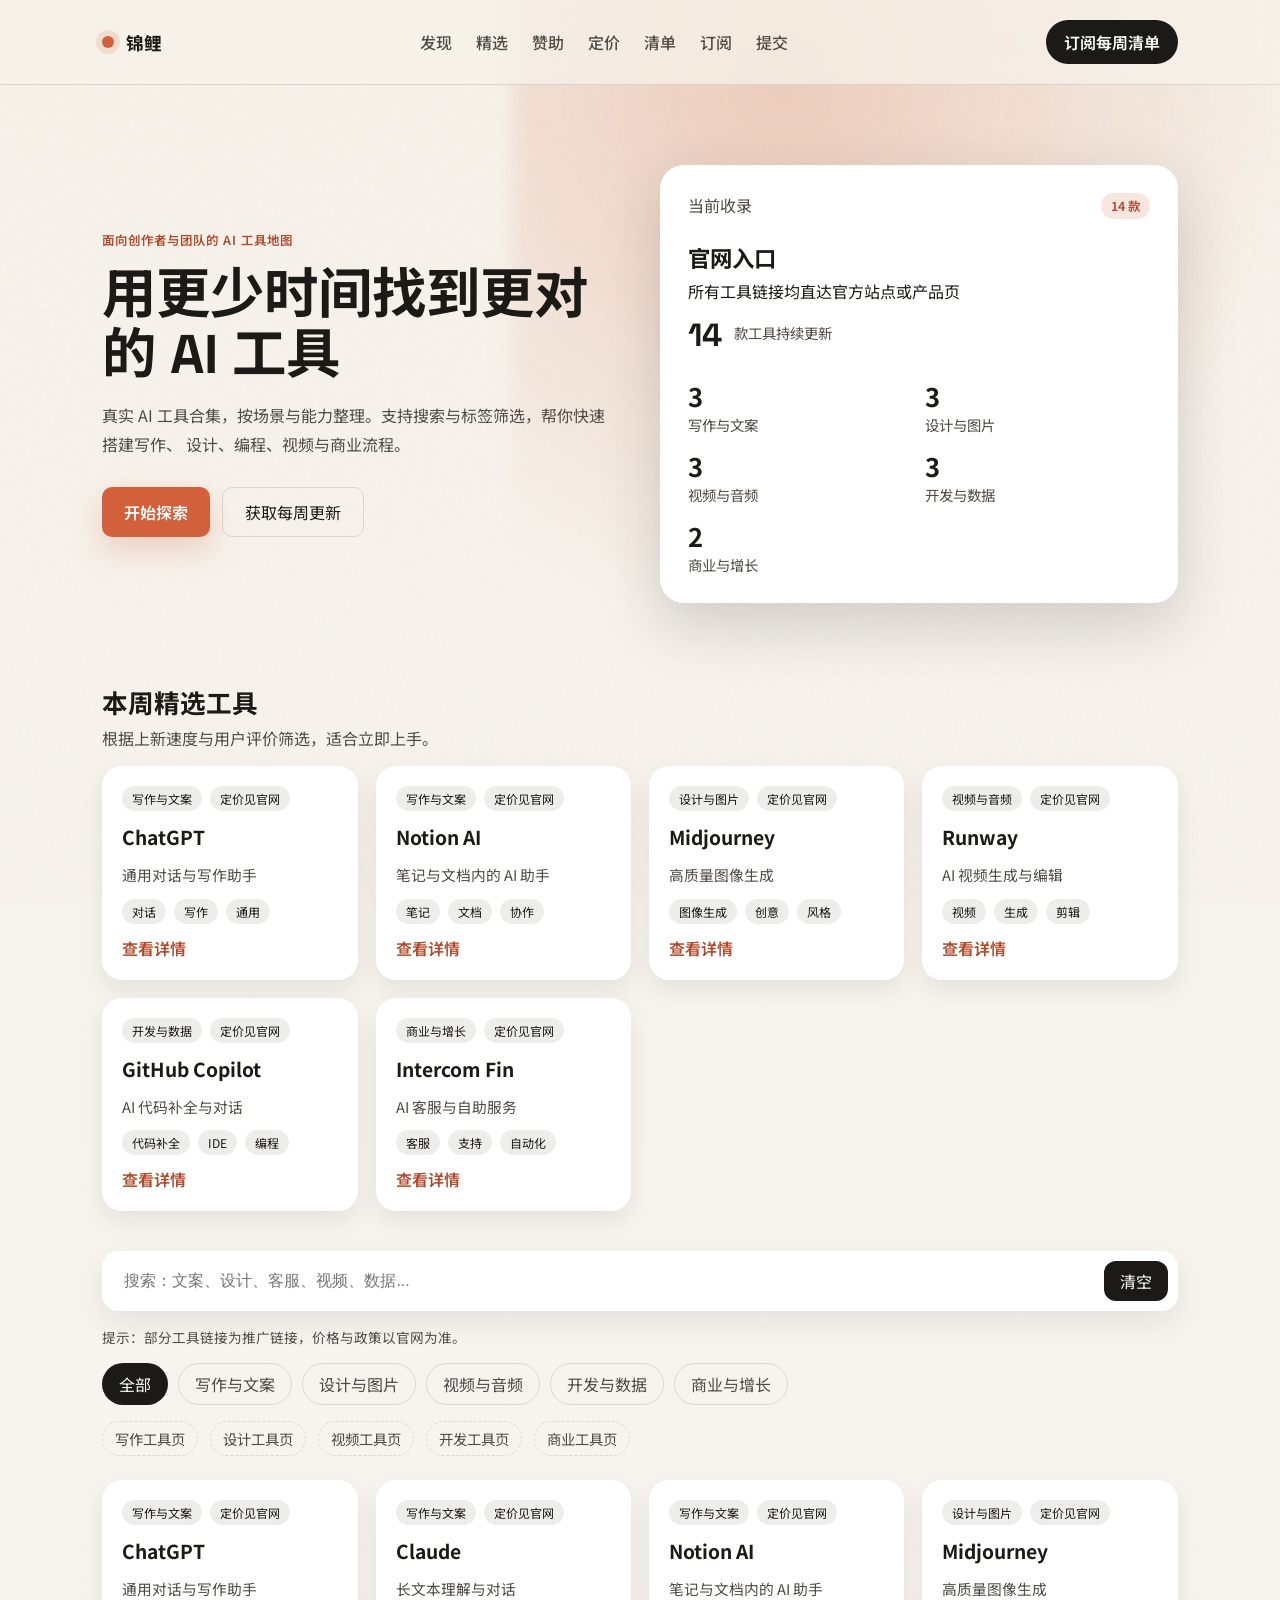
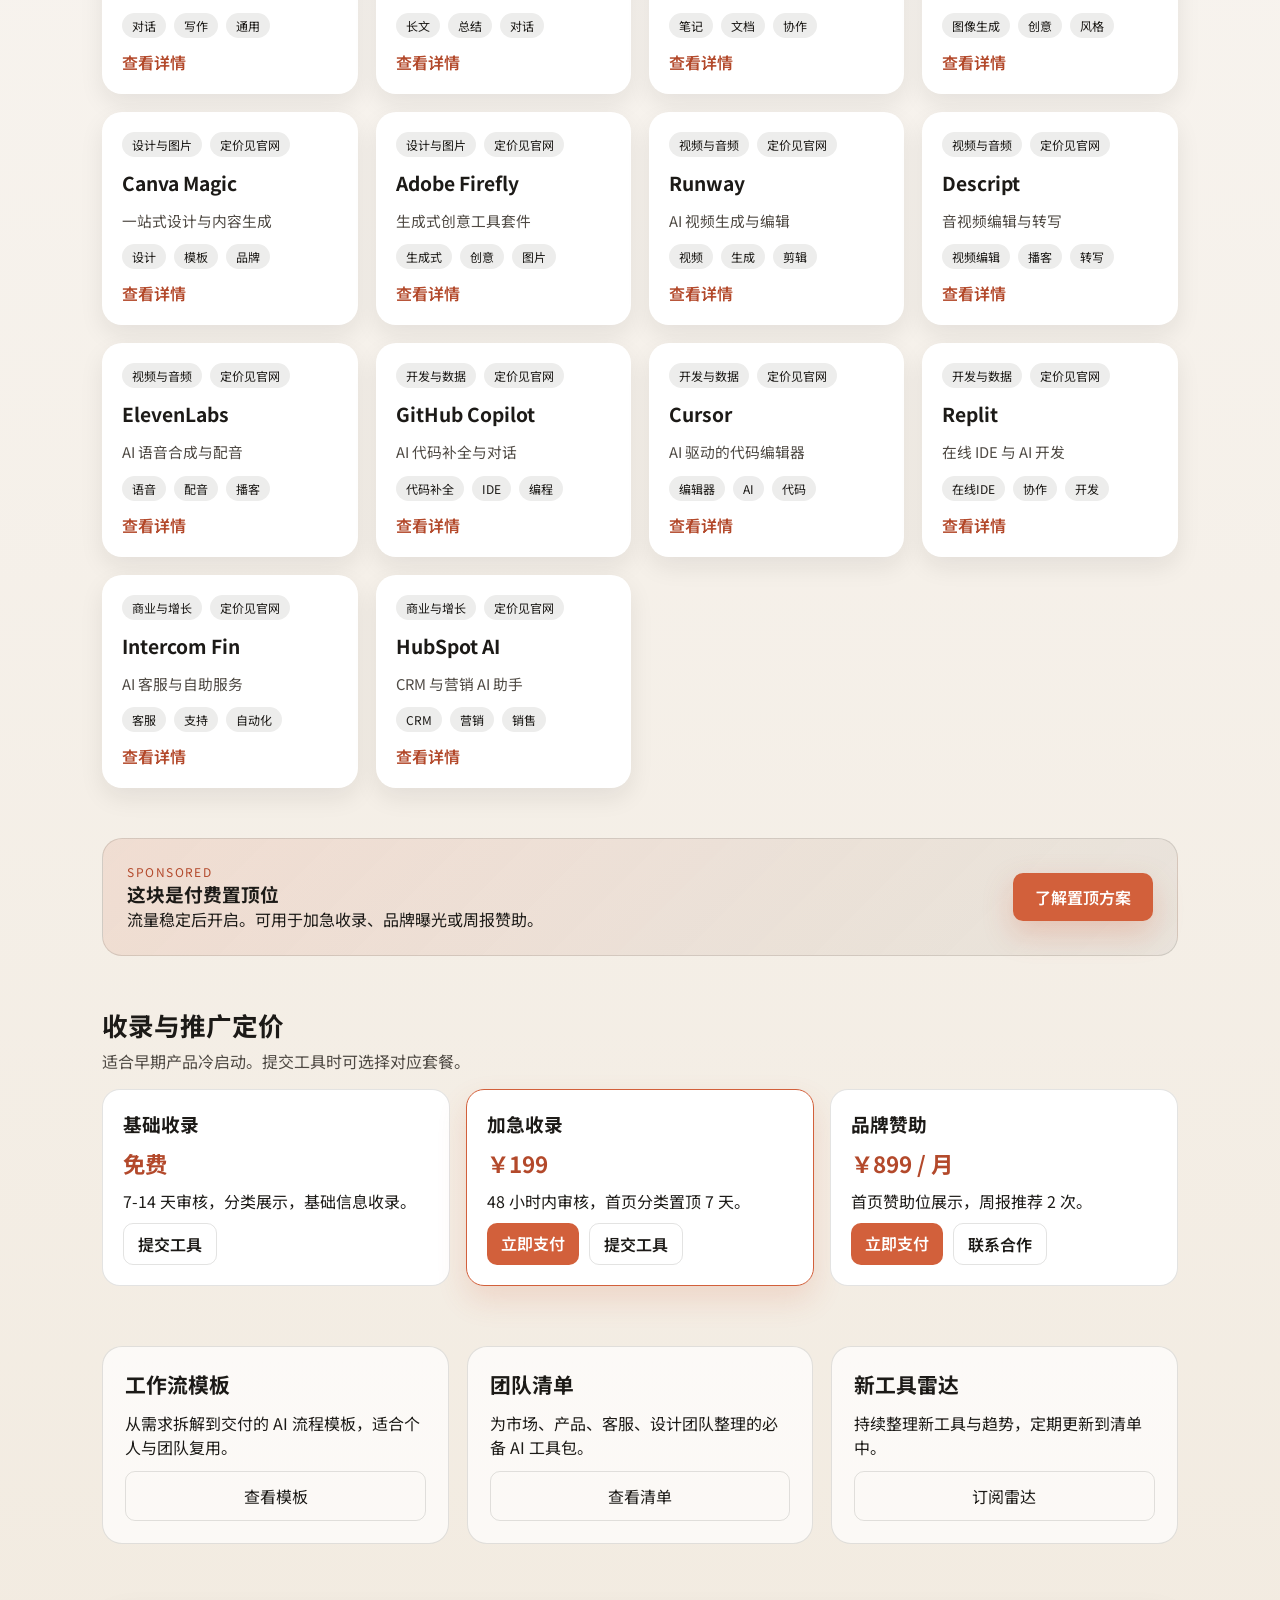
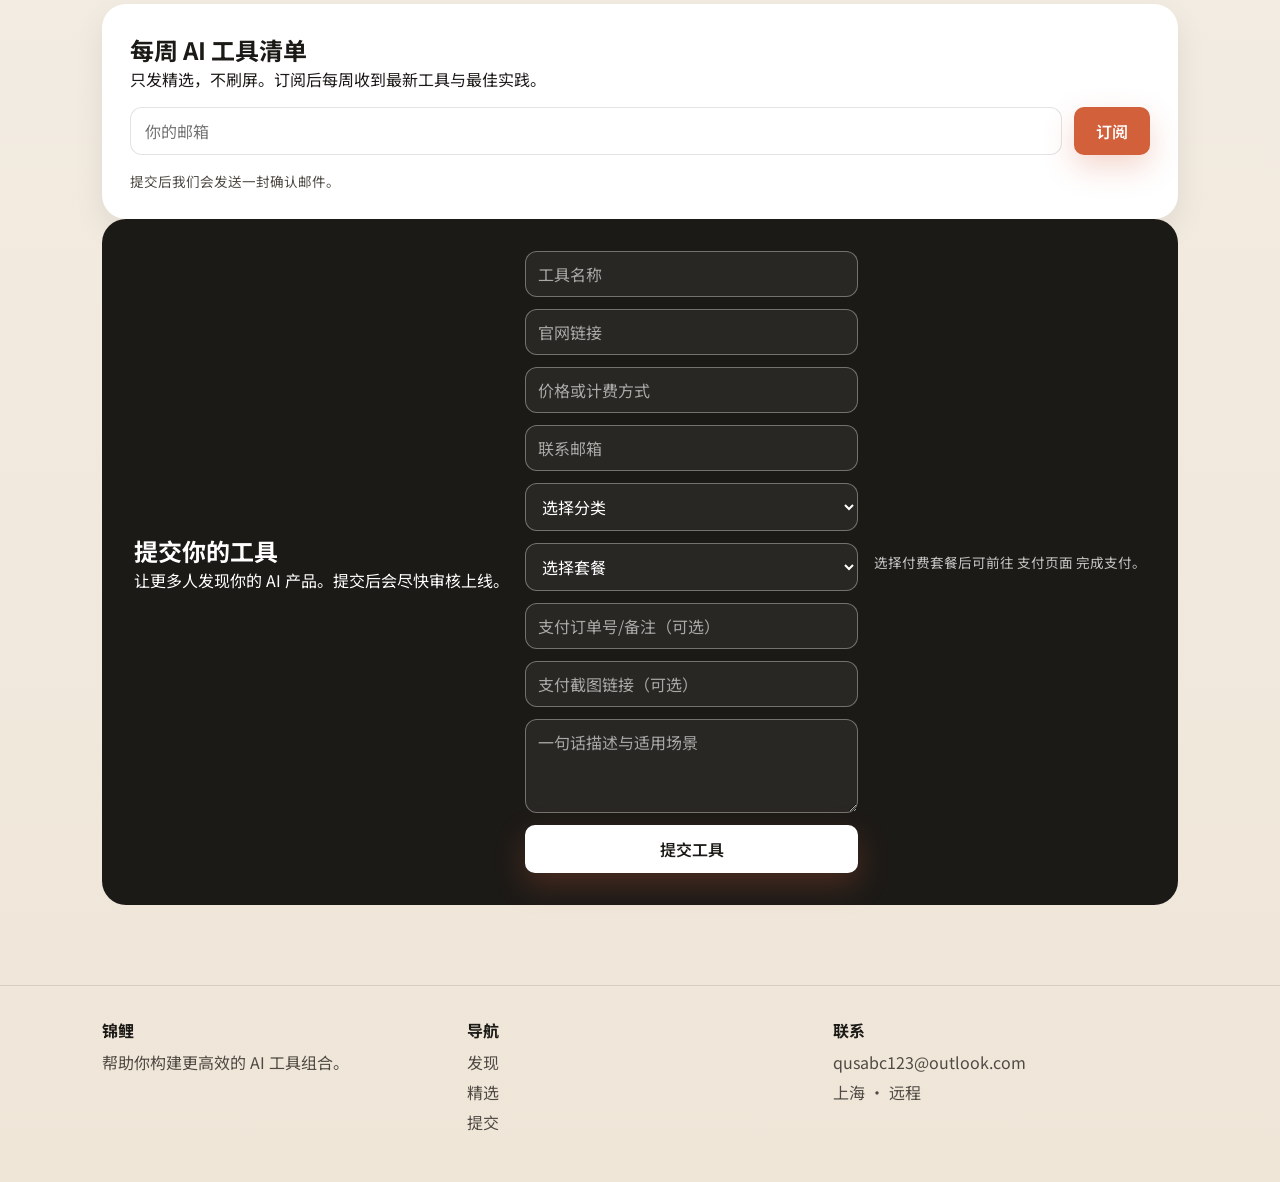
<file: index.html>
<!doctype html>
<html lang="zh-Hans">
  <head>
    <meta charset="UTF-8" />
    <meta name="viewport" content="width=device-width, initial-scale=1" />
    <title>AI 工具导航</title>
    <link rel="stylesheet" href="styles.css" />
  </head>
  <body>
    <div class="bg-orbit"></div>
    <div class="noise"></div>
    <header class="site-header">
      <div class="brand">
        <span class="brand-dot"></span>
        <span class="brand-name">锦鲤</span>
      </div>
      <nav class="site-nav">
        <a href="#discover">发现</a>
        <a href="#featured">精选</a>
        <a href="#sponsors">赞助</a>
        <a href="#pricing">定价</a>
        <a href="#collections">清单</a>
        <a href="#newsletter">订阅</a>
        <a href="#submit">提交</a>
      </nav>
      <button class="cta-btn" data-action="newsletter">订阅每周清单</button>
    </header>

    <main>
      <section class="hero" id="discover">
        <div class="hero-copy">
          <p class="hero-tag">面向创作者与团队的 AI 工具地图</p>
          <h1>用更少时间找到更对的 AI 工具</h1>
          <p class="hero-sub">
            真实 AI 工具合集，按场景与能力整理。支持搜索与标签筛选，帮你快速搭建写作、
            设计、编程、视频与商业流程。
          </p>
          <div class="hero-actions">
            <button class="primary">开始探索</button>
            <button class="ghost" data-action="newsletter">获取每周更新</button>
          </div>
        </div>
        <div class="hero-panel">
          <div class="panel-top">
            <span>当前收录</span>
            <span class="pill"><span id="count-total">0</span> 款</span>
          </div>
          <div class="panel-metric">
            <h2>官网入口</h2>
            <p>所有工具链接均直达官方站点或产品页</p>
            <div class="rating">
              <span id="count-total-main">0</span>
              <div class="metric-label">款工具持续更新</div>
            </div>
          </div>
          <div class="panel-grid">
            <div>
              <h3 id="count-writing">0</h3>
              <p>写作与文案</p>
            </div>
            <div>
              <h3 id="count-design">0</h3>
              <p>设计与图片</p>
            </div>
            <div>
              <h3 id="count-video">0</h3>
              <p>视频与音频</p>
            </div>
            <div>
              <h3 id="count-dev">0</h3>
              <p>开发与数据</p>
            </div>
            <div>
              <h3 id="count-business">0</h3>
              <p>商业与增长</p>
            </div>
          </div>
        </div>
      </section>

      <section class="featured" id="featured">
        <div class="featured-head">
          <h2>本周精选工具</h2>
          <p>根据上新速度与用户评价筛选，适合立即上手。</p>
        </div>
        <div class="cards" id="featuredCards"></div>
      </section>

      <section class="search-section">
        <div class="search-box">
          <input id="searchInput" type="text" placeholder="搜索：文案、设计、客服、视频、数据..." />
          <button id="clearBtn">清空</button>
        </div>
        <p class="disclaimer">提示：部分工具链接为推广链接，价格与政策以官网为准。</p>
        <div class="filter-row" id="filterRow">
          <button class="filter active" data-filter="all">全部</button>
          <button class="filter" data-filter="writing">写作与文案</button>
          <button class="filter" data-filter="design">设计与图片</button>
          <button class="filter" data-filter="video">视频与音频</button>
          <button class="filter" data-filter="dev">开发与数据</button>
          <button class="filter" data-filter="business">商业与增长</button>
        </div>
        <div class="category-links">
          <a href="category.html?cat=writing">写作工具页</a>
          <a href="category.html?cat=design">设计工具页</a>
          <a href="category.html?cat=video">视频工具页</a>
          <a href="category.html?cat=dev">开发工具页</a>
          <a href="category.html?cat=business">商业工具页</a>
        </div>
      </section>

      <section class="cards" id="cards"></section>

      <section class="sponsors" id="sponsors">
        <div class="sponsor-card">
          <div>
            <p class="sponsor-label">Sponsored</p>
            <h3>这块是付费置顶位</h3>
            <p>流量稳定后开启。可用于加急收录、品牌曝光或周报赞助。</p>
          </div>
          <a class="primary" href="mailto:qusabc123@outlook.com?subject=锦鲤导航%20赞助咨询">了解置顶方案</a>
        </div>
      </section>

      <section class="pricing" id="pricing">
        <div class="featured-head">
          <h2>收录与推广定价</h2>
          <p>适合早期产品冷启动。提交工具时可选择对应套餐。</p>
        </div>
        <div class="pricing-grid">
          <div class="price-card">
            <h3>基础收录</h3>
            <p class="price-tag">免费</p>
            <p>7-14 天审核，分类展示，基础信息收录。</p>
            <div class="price-actions">
              <a href="#submit">提交工具</a>
            </div>
          </div>
          <div class="price-card highlight">
            <h3>加急收录</h3>
            <p class="price-tag">￥199</p>
            <p>48 小时内审核，首页分类置顶 7 天。</p>
            <div class="price-actions">
              <a class="primary-link" href="payment.html?plan=fast">立即支付</a>
              <a href="#submit">提交工具</a>
            </div>
          </div>
          <div class="price-card">
            <h3>品牌赞助</h3>
            <p class="price-tag">￥899 / 月</p>
            <p>首页赞助位展示，周报推荐 2 次。</p>
            <div class="price-actions">
              <a class="primary-link" href="payment.html?plan=sponsor">立即支付</a>
              <a href="mailto:qusabc123@outlook.com?subject=锦鲤导航%20赞助咨询">联系合作</a>
            </div>
          </div>
        </div>
      </section>

      <section class="collections" id="collections">
        <div class="collection-card">
          <h3>工作流模板</h3>
          <p>从需求拆解到交付的 AI 流程模板，适合个人与团队复用。</p>
          <button class="ghost">查看模板</button>
        </div>
        <div class="collection-card">
          <h3>团队清单</h3>
          <p>为市场、产品、客服、设计团队整理的必备 AI 工具包。</p>
          <button class="ghost">查看清单</button>
        </div>
        <div class="collection-card">
          <h3>新工具雷达</h3>
          <p>持续整理新工具与趋势，定期更新到清单中。</p>
          <button class="ghost" data-action="newsletter">订阅雷达</button>
        </div>
      </section>

      <section class="newsletter" id="newsletter">
        <div>
          <h2>每周 AI 工具清单</h2>
          <p>只发精选，不刷屏。订阅后每周收到最新工具与最佳实践。</p>
        </div>
        <form
          class="newsletter-form"
          name="newsletter"
          method="POST"
          data-netlify="true"
          data-netlify-honeypot="bot-field"
          action="/thanks.html"
        >
          <input type="hidden" name="form-name" value="newsletter" />
          <input type="hidden" name="source" value="homepage" />
          <p class="hidden-field">
            <label>不要填写：<input name="bot-field" /></label>
          </p>
          <input type="email" id="newsletterEmail" name="email" placeholder="你的邮箱" required />
          <button class="primary" type="submit">订阅</button>
        </form>
        <p class="form-hint">提交后我们会发送一封确认邮件。</p>
      </section>

      <section class="cta" id="submit">
        <div>
          <h2>提交你的工具</h2>
          <p>让更多人发现你的 AI 产品。提交后会尽快审核上线。</p>
        </div>
        <form
          class="submit-form"
          name="submit-tool"
          method="POST"
          data-netlify="true"
          data-netlify-honeypot="bot-field"
          action="/thanks.html"
        >
          <input type="hidden" name="form-name" value="submit-tool" />
          <input type="hidden" name="source" value="homepage" />
          <p class="hidden-field">
            <label>不要填写：<input name="bot-field" /></label>
          </p>
          <input type="text" name="name" placeholder="工具名称" required />
          <input type="url" name="url" placeholder="官网链接" required />
          <input type="text" name="pricing" placeholder="价格或计费方式" required />
          <input type="email" name="email" placeholder="联系邮箱" required />
          <select name="category" required>
            <option value="">选择分类</option>
            <option value="writing">写作与文案</option>
            <option value="design">设计与图片</option>
            <option value="video">视频与音频</option>
            <option value="dev">开发与数据</option>
            <option value="business">商业与增长</option>
          </select>
          <select name="plan" required>
            <option value="">选择套餐</option>
            <option value="free">基础收录（免费）</option>
            <option value="fast">加急收录（￥199）</option>
            <option value="sponsor">品牌赞助（￥899 / 月）</option>
          </select>
          <input type="text" name="payment_ref" placeholder="支付订单号/备注（可选）" />
          <input type="url" name="payment_proof" placeholder="支付截图链接（可选）" />
          <textarea name="description" rows="3" placeholder="一句话描述与适用场景" required></textarea>
          <button class="primary" type="submit">提交工具</button>
        </form>
        <p class="form-hint">选择付费套餐后可前往 <a href="payment.html">支付页面</a> 完成支付。</p>
      </section>
    </main>

    <footer class="site-footer">
      <div>
        <h4>锦鲤</h4>
        <p>帮助你构建更高效的 AI 工具组合。</p>
      </div>
      <div>
        <h4>导航</h4>
        <a href="#discover">发现</a>
        <a href="#collections">精选</a>
        <a href="#submit">提交</a>
      </div>
      <div>
        <h4>联系</h4>
        <p>qusabc123@outlook.com</p>
        <p>上海 · 远程</p>
      </div>
    </footer>

    <script src="app.js"></script>
  </body>
</html>
</file>
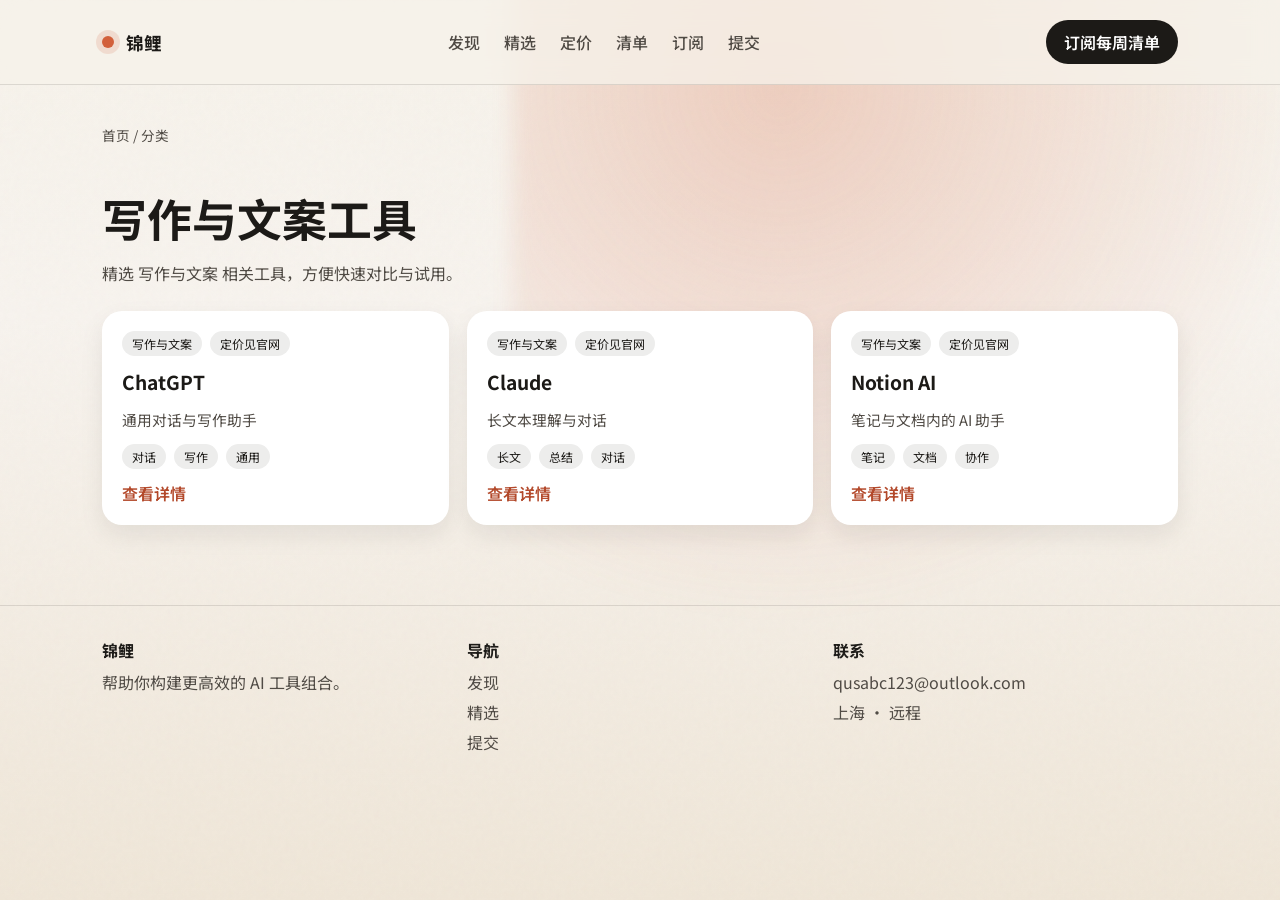
<file: category.html>
<!doctype html>
<html lang="zh-Hans">
  <head>
    <meta charset="UTF-8" />
    <meta name="viewport" content="width=device-width, initial-scale=1" />
    <title>分类浏览 · 锦鲤</title>
    <link rel="stylesheet" href="styles.css" />
  </head>
  <body>
    <div class="bg-orbit"></div>
    <div class="noise"></div>
    <header class="site-header">
      <div class="brand">
        <span class="brand-dot"></span>
        <span class="brand-name">锦鲤</span>
      </div>
      <nav class="site-nav">
        <a href="index.html#discover">发现</a>
        <a href="index.html#featured">精选</a>
        <a href="index.html#pricing">定价</a>
        <a href="index.html#collections">清单</a>
        <a href="index.html#newsletter">订阅</a>
        <a href="index.html#submit">提交</a>
      </nav>
      <button class="cta-btn" data-action="newsletter">订阅每周清单</button>
    </header>

    <main>
      <div class="breadcrumb">首页 / 分类</div>
      <section class="category-hero">
        <h1 id="categoryTitle">分类工具</h1>
        <p id="categoryDesc">基于场景整理的 AI 工具合集。</p>
      </section>
      <section class="cards" id="categoryList"></section>
    </main>

    <footer class="site-footer">
      <div>
        <h4>锦鲤</h4>
        <p>帮助你构建更高效的 AI 工具组合。</p>
      </div>
      <div>
        <h4>导航</h4>
        <a href="index.html#discover">发现</a>
        <a href="index.html#collections">精选</a>
        <a href="index.html#submit">提交</a>
      </div>
      <div>
        <h4>联系</h4>
        <p>qusabc123@outlook.com</p>
        <p>上海 · 远程</p>
      </div>
    </footer>

    <script src="app.js"></script>
  </body>
</html>
</file>
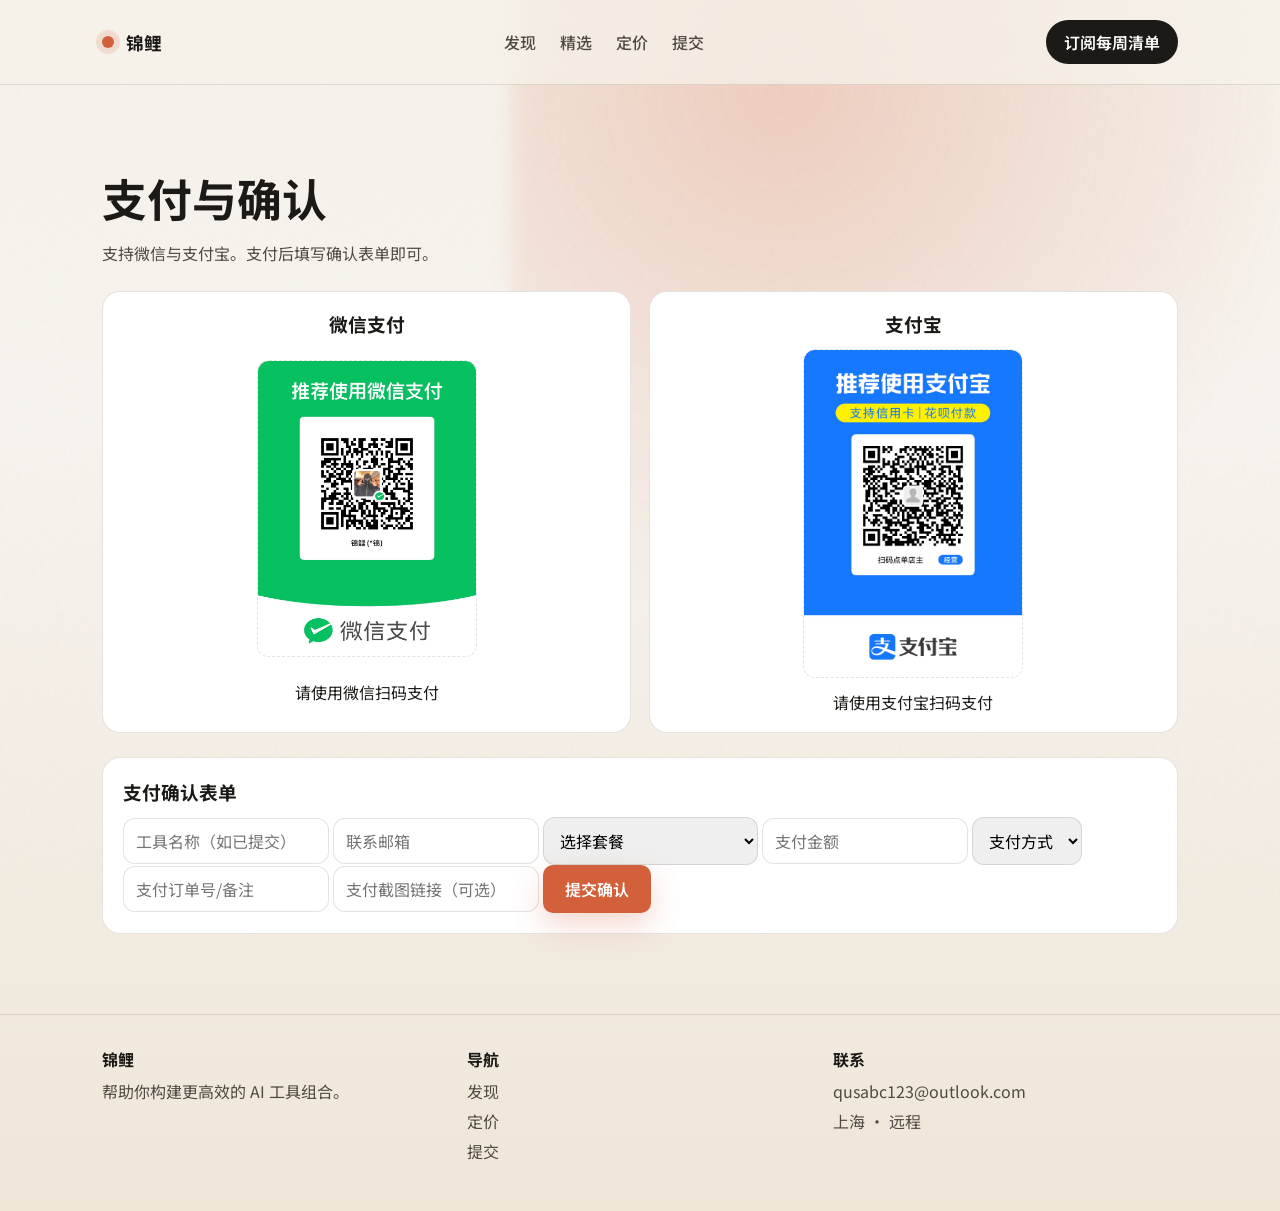
<file: payment.html>
<!doctype html>
<html lang="zh-Hans">
  <head>
    <meta charset="UTF-8" />
    <meta name="viewport" content="width=device-width, initial-scale=1" />
    <title>支付与确认 · 锦鲤</title>
    <link rel="stylesheet" href="styles.css" />
  </head>
  <body>
    <div class="bg-orbit"></div>
    <div class="noise"></div>
    <header class="site-header">
      <div class="brand">
        <span class="brand-dot"></span>
        <span class="brand-name">锦鲤</span>
      </div>
      <nav class="site-nav">
        <a href="index.html#discover">发现</a>
        <a href="index.html#featured">精选</a>
        <a href="index.html#pricing">定价</a>
        <a href="index.html#submit">提交</a>
      </nav>
      <button class="cta-btn" data-action="newsletter">订阅每周清单</button>
    </header>

    <main>
      <section class="category-hero">
        <h1>支付与确认</h1>
        <p>支持微信与支付宝。支付后填写确认表单即可。</p>
      </section>

      <section class="payment-grid">
        <div class="payment-card">
          <h3>微信支付</h3>
          <img src="assets/wechat.jpg" alt="WeChat Pay QR" />
          <p>请使用微信扫码支付</p>
        </div>
        <div class="payment-card">
          <h3>支付宝</h3>
          <img src="assets/alipay.jpg" alt="Alipay QR" />
          <p>请使用支付宝扫码支付</p>
        </div>
      </section>

      <section class="payment-form">
        <h3>支付确认表单</h3>
        <form
          name="payment-confirm"
          method="POST"
          data-netlify="true"
          data-netlify-honeypot="bot-field"
          action="/thanks.html"
        >
          <input type="hidden" name="form-name" value="payment-confirm" />
          <p class="hidden-field">
            <label>不要填写：<input name="bot-field" /></label>
          </p>
          <input type="text" name="tool_name" placeholder="工具名称（如已提交）" />
          <input type="email" name="email" placeholder="联系邮箱" required />
          <select name="plan" id="planSelect" required>
            <option value="">选择套餐</option>
            <option value="fast">加急收录（￥199）</option>
            <option value="sponsor">品牌赞助（￥899 / 月）</option>
          </select>
          <input type="text" name="amount" id="amountInput" placeholder="支付金额" required />
          <select name="method" required>
            <option value="">支付方式</option>
            <option value="wechat">微信</option>
            <option value="alipay">支付宝</option>
          </select>
          <input type="text" name="order_ref" placeholder="支付订单号/备注" />
          <input type="url" name="proof_url" placeholder="支付截图链接（可选）" />
          <button class="primary" type="submit">提交确认</button>
        </form>
      </section>
    </main>

    <footer class="site-footer">
      <div>
        <h4>锦鲤</h4>
        <p>帮助你构建更高效的 AI 工具组合。</p>
      </div>
      <div>
        <h4>导航</h4>
        <a href="index.html#discover">发现</a>
        <a href="index.html#pricing">定价</a>
        <a href="index.html#submit">提交</a>
      </div>
      <div>
        <h4>联系</h4>
        <p>qusabc123@outlook.com</p>
        <p>上海 · 远程</p>
      </div>
    </footer>

    <script src="app.js"></script>
  </body>
</html>
</file>
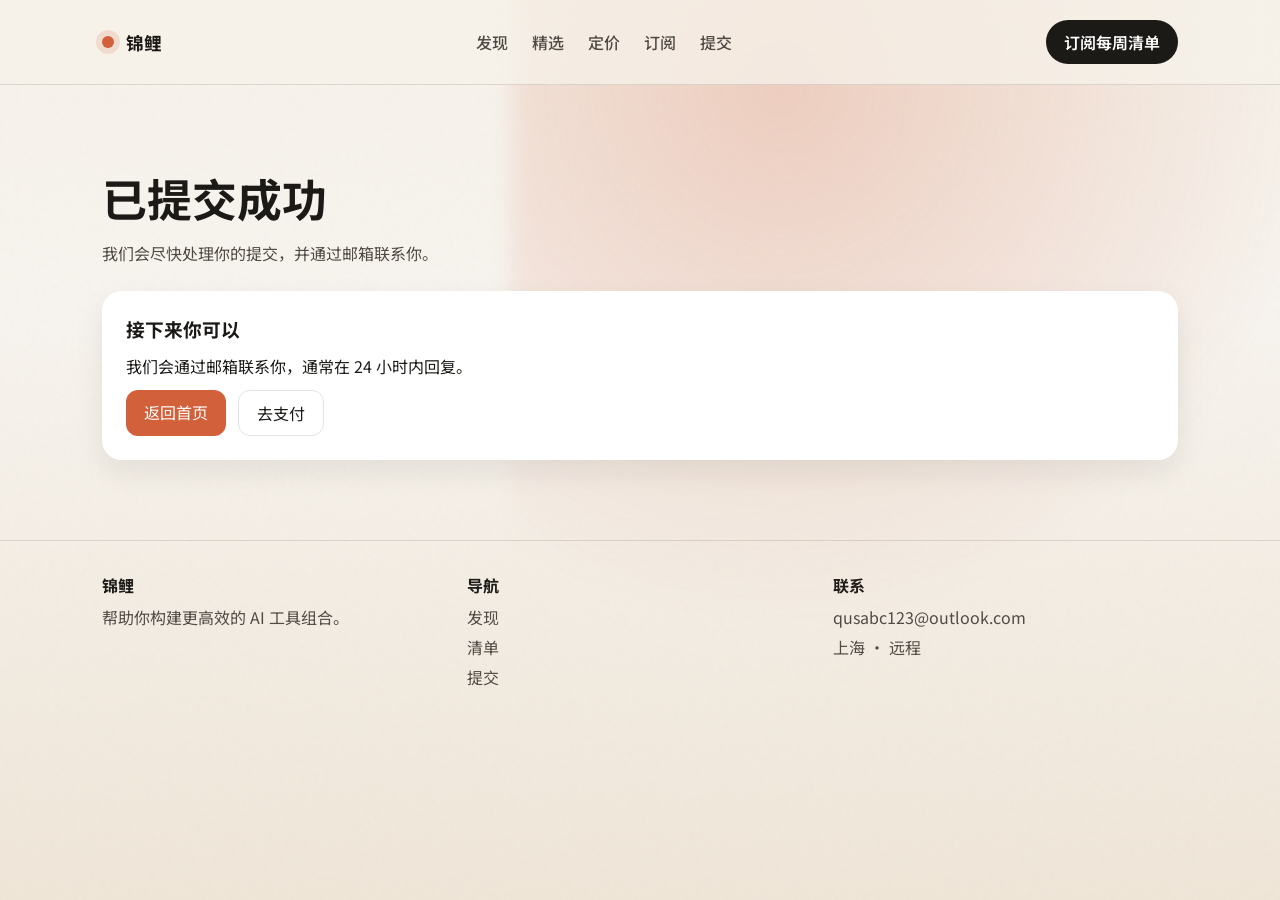
<file: thanks.html>
<!doctype html>
<html lang="zh-Hans">
  <head>
    <meta charset="UTF-8" />
    <meta name="viewport" content="width=device-width, initial-scale=1" />
    <title>提交成功 · 锦鲤</title>
    <link rel="stylesheet" href="styles.css" />
  </head>
  <body>
    <div class="bg-orbit"></div>
    <div class="noise"></div>
    <header class="site-header">
      <div class="brand">
        <span class="brand-dot"></span>
        <span class="brand-name">锦鲤</span>
      </div>
      <nav class="site-nav">
        <a href="index.html#discover">发现</a>
        <a href="index.html#featured">精选</a>
        <a href="index.html#pricing">定价</a>
        <a href="index.html#newsletter">订阅</a>
        <a href="index.html#submit">提交</a>
      </nav>
      <button class="cta-btn" data-action="newsletter">订阅每周清单</button>
    </header>

    <main>
      <section class="category-hero">
        <h1>已提交成功</h1>
        <p>我们会尽快处理你的提交，并通过邮箱联系你。</p>
      </section>
      <section class="detail-card">
        <h3>接下来你可以</h3>
        <p>我们会通过邮箱联系你，通常在 24 小时内回复。</p>
        <div class="detail-actions">
          <a class="primary-link" href="index.html">返回首页</a>
          <a href="payment.html">去支付</a>
        </div>
      </section>
    </main>

    <footer class="site-footer">
      <div>
        <h4>锦鲤</h4>
        <p>帮助你构建更高效的 AI 工具组合。</p>
      </div>
      <div>
        <h4>导航</h4>
        <a href="index.html#discover">发现</a>
        <a href="index.html#collections">清单</a>
        <a href="index.html#submit">提交</a>
      </div>
      <div>
        <h4>联系</h4>
        <p>qusabc123@outlook.com</p>
        <p>上海 · 远程</p>
      </div>
    </footer>

    <script src="app.js"></script>
  </body>
</html>
</file>
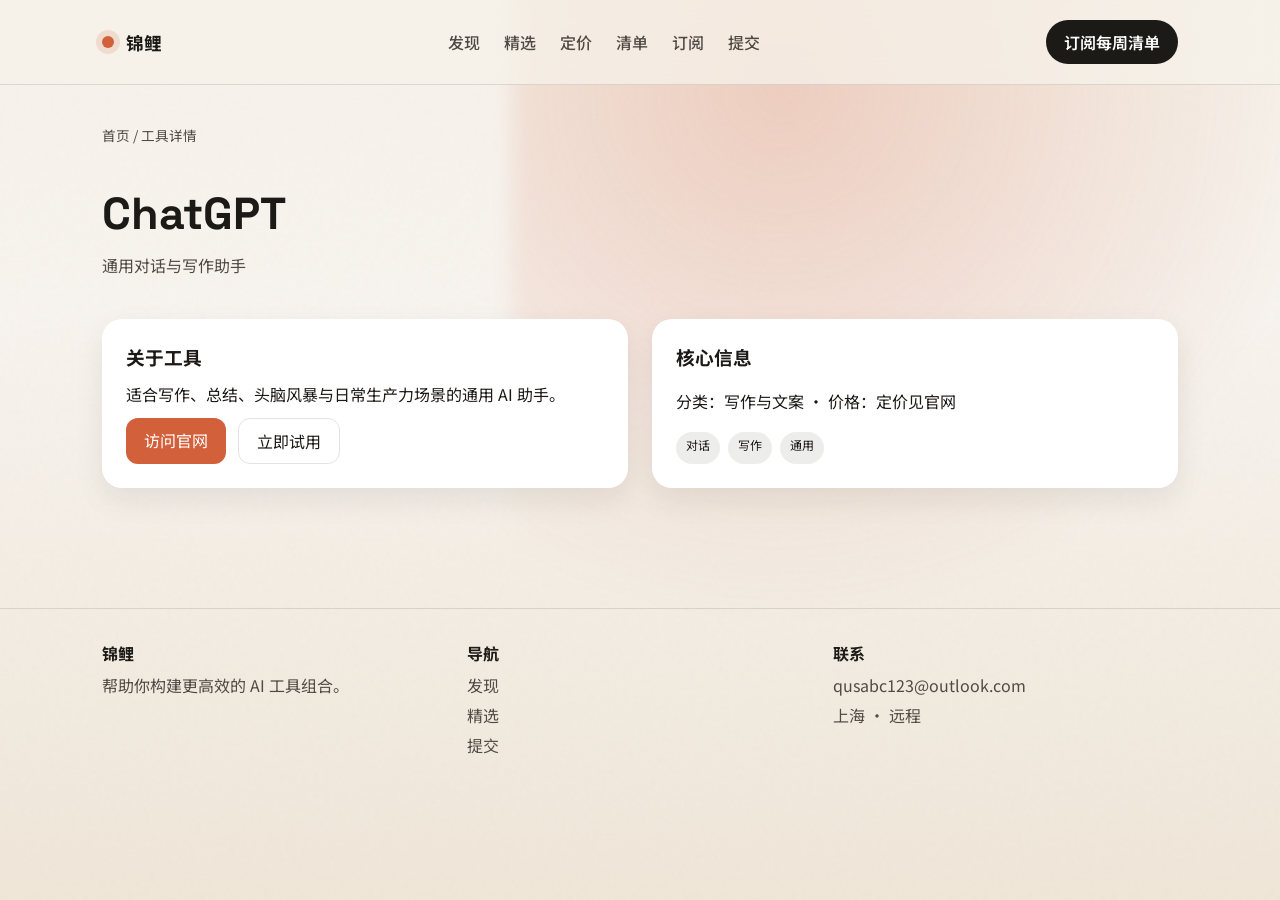
<file: tool.html>
<!doctype html>
<html lang="zh-Hans">
  <head>
    <meta charset="UTF-8" />
    <meta name="viewport" content="width=device-width, initial-scale=1" />
    <title>工具详情 · 锦鲤</title>
    <link rel="stylesheet" href="styles.css" />
  </head>
  <body>
    <div class="bg-orbit"></div>
    <div class="noise"></div>
    <header class="site-header">
      <div class="brand">
        <span class="brand-dot"></span>
        <span class="brand-name">锦鲤</span>
      </div>
      <nav class="site-nav">
        <a href="index.html#discover">发现</a>
        <a href="index.html#featured">精选</a>
        <a href="index.html#pricing">定价</a>
        <a href="index.html#collections">清单</a>
        <a href="index.html#newsletter">订阅</a>
        <a href="index.html#submit">提交</a>
      </nav>
      <button class="cta-btn" data-action="newsletter">订阅每周清单</button>
    </header>

    <main>
      <div class="breadcrumb">首页 / 工具详情</div>
      <section class="category-hero">
        <h1 id="toolTitle">工具详情</h1>
        <p id="toolTagline">工具简介与适用场景。</p>
      </section>

      <section class="tool-detail" id="toolDetail">
        <div class="detail-card">
          <h3>关于工具</h3>
          <p id="toolDesc">加载中...</p>
          <div class="detail-actions">
            <a class="primary-link" id="toolPrimary" href="#" target="_blank" rel="noreferrer">访问官网</a>
            <a id="toolAffiliate" href="#" target="_blank" rel="noreferrer">立即试用</a>
          </div>
        </div>
        <div class="detail-card">
          <h3>核心信息</h3>
          <p id="toolMeta">加载中...</p>
          <div class="tag-row" id="toolTags"></div>
        </div>
      </section>
    </main>

    <footer class="site-footer">
      <div>
        <h4>锦鲤</h4>
        <p>帮助你构建更高效的 AI 工具组合。</p>
      </div>
      <div>
        <h4>导航</h4>
        <a href="index.html#discover">发现</a>
        <a href="index.html#collections">精选</a>
        <a href="index.html#submit">提交</a>
      </div>
      <div>
        <h4>联系</h4>
        <p>qusabc123@outlook.com</p>
        <p>上海 · 远程</p>
      </div>
    </footer>

    <script src="app.js"></script>
  </body>
</html>
</file>
<file: styles.css>
@import url("https://fonts.googleapis.com/css2?family=Space+Grotesk:wght@400;500;600;700&family=Noto+Sans+SC:wght@400;500;700&display=swap");

:root {
  --bg: #f6f2ea;
  --bg-deep: #efe6d8;
  --ink: #1c1a17;
  --ink-soft: #4f4a44;
  --accent: #d2603b;
  --accent-dark: #b3492b;
  --card: #ffffff;
  --line: rgba(28, 26, 23, 0.12);
  --shadow: 0 22px 60px rgba(37, 32, 26, 0.18);
}

* {
  box-sizing: border-box;
  margin: 0;
  padding: 0;
}

body {
  font-family: "Noto Sans SC", "Space Grotesk", sans-serif;
  color: var(--ink);
  background: linear-gradient(180deg, var(--bg) 0%, #f7f3ee 35%, var(--bg-deep) 100%);
  min-height: 100vh;
  position: relative;
  overflow-x: hidden;
}

a {
  text-decoration: none;
  color: inherit;
}

button {
  font: inherit;
  border: none;
  cursor: pointer;
}

.bg-orbit {
  position: fixed;
  top: -20vh;
  right: -10vw;
  width: 70vw;
  height: 70vw;
  background: radial-gradient(circle at 30% 30%, rgba(210, 96, 59, 0.25), transparent 60%);
  filter: blur(10px);
  z-index: 0;
}

.noise {
  position: fixed;
  inset: 0;
  background-image: url("data:image/svg+xml,%3Csvg viewBox='0 0 200 200' xmlns='http://www.w3.org/2000/svg'%3E%3Cfilter id='n'%3E%3CfeTurbulence type='fractalNoise' baseFrequency='0.8' numOctaves='2' stitchTiles='stitch'/%3E%3C/filter%3E%3Crect width='200' height='200' filter='url(%23n)' opacity='0.08'/%3E%3C/svg%3E");
  opacity: 0.3;
  pointer-events: none;
  z-index: 0;
}

.site-header {
  position: sticky;
  top: 0;
  z-index: 10;
  display: flex;
  align-items: center;
  justify-content: space-between;
  padding: 20px 8vw;
  backdrop-filter: blur(12px);
  background: rgba(246, 242, 234, 0.75);
  border-bottom: 1px solid var(--line);
}

.brand {
  display: flex;
  align-items: center;
  gap: 12px;
  font-weight: 700;
  font-size: 1.1rem;
}

.brand-dot {
  width: 12px;
  height: 12px;
  border-radius: 999px;
  background: var(--accent);
  box-shadow: 0 0 0 6px rgba(210, 96, 59, 0.15);
}

.site-nav {
  display: flex;
  gap: 24px;
  font-weight: 500;
  color: var(--ink-soft);
}

.cta-btn {
  background: var(--ink);
  color: #fff;
  padding: 10px 18px;
  border-radius: 999px;
  font-weight: 600;
}

main {
  position: relative;
  z-index: 2;
  padding: 40px 8vw 80px;
}

.hero {
  display: grid;
  grid-template-columns: repeat(auto-fit, minmax(260px, 1fr));
  gap: 40px;
  align-items: center;
  padding: 40px 0 60px;
}

.hero-tag {
  color: var(--accent-dark);
  font-weight: 600;
  letter-spacing: 0.08em;
  text-transform: uppercase;
  font-size: 0.78rem;
}

.hero h1 {
  font-size: clamp(2.4rem, 3vw + 1rem, 3.8rem);
  line-height: 1.1;
  margin: 16px 0;
  font-family: "Space Grotesk", "Noto Sans SC", sans-serif;
}

.hero-sub {
  color: var(--ink-soft);
  line-height: 1.8;
  margin-bottom: 28px;
}

.hero-actions {
  display: flex;
  gap: 12px;
  flex-wrap: wrap;
}

.primary {
  background: var(--accent);
  color: #fff;
  padding: 12px 22px;
  border-radius: 10px;
  font-weight: 600;
  box-shadow: 0 12px 30px rgba(210, 96, 59, 0.25);
}

.ghost {
  background: transparent;
  color: var(--ink);
  padding: 12px 22px;
  border-radius: 10px;
  border: 1px solid var(--line);
}

.hero-panel {
  background: var(--card);
  border-radius: 24px;
  padding: 28px;
  box-shadow: var(--shadow);
  display: grid;
  gap: 22px;
}

.panel-top {
  display: flex;
  justify-content: space-between;
  color: var(--ink-soft);
}

.pill {
  background: rgba(210, 96, 59, 0.16);
  color: var(--accent-dark);
  padding: 4px 10px;
  border-radius: 999px;
  font-size: 0.78rem;
  font-weight: 600;
}

.panel-metric h2 {
  font-size: 1.4rem;
  margin-bottom: 6px;
}

.rating {
  display: flex;
  align-items: center;
  gap: 12px;
  margin-top: 12px;
  font-family: "Space Grotesk", "Noto Sans SC", sans-serif;
}

.rating span {
  font-size: 2rem;
  font-weight: 700;
}

.metric-label {
  color: var(--ink-soft);
  font-size: 0.9rem;
  line-height: 1.2;
}

.stars {
  display: flex;
  gap: 6px;
}

.stars i {
  width: 16px;
  height: 16px;
  background: var(--accent);
  clip-path: polygon(50% 0%, 61% 35%, 98% 35%, 68% 57%, 79% 91%, 50% 70%, 21% 91%, 32% 57%, 2% 35%, 39% 35%);
}

.panel-grid {
  display: grid;
  grid-template-columns: repeat(2, minmax(120px, 1fr));
  gap: 12px;
}

.panel-grid h3 {
  font-size: 1.6rem;
}

.panel-grid p {
  color: var(--ink-soft);
  font-size: 0.9rem;
}

.featured {
  margin: 20px 0 40px;
  display: grid;
  gap: 16px;
}

.featured-head h2 {
  font-size: 1.6rem;
  margin-bottom: 6px;
}

.featured-head p {
  color: var(--ink-soft);
}

.search-section {
  margin: 40px 0 24px;
  display: grid;
  gap: 16px;
}

.search-box {
  background: var(--card);
  border-radius: 16px;
  padding: 10px;
  display: flex;
  align-items: center;
  gap: 10px;
  box-shadow: 0 12px 30px rgba(28, 26, 23, 0.08);
}

.search-box input {
  flex: 1;
  border: none;
  font-size: 1rem;
  padding: 8px 12px;
  background: transparent;
  outline: none;
}

.search-box button {
  background: var(--ink);
  color: #fff;
  padding: 8px 16px;
  border-radius: 12px;
}

.filter-row {
  display: flex;
  flex-wrap: wrap;
  gap: 10px;
}

.category-links {
  display: flex;
  flex-wrap: wrap;
  gap: 12px;
  font-size: 0.9rem;
  color: var(--ink-soft);
}

.category-links a {
  padding: 6px 12px;
  border-radius: 999px;
  border: 1px dashed var(--line);
}

.disclaimer {
  font-size: 0.85rem;
  color: var(--ink-soft);
}

.filter {
  padding: 8px 16px;
  border-radius: 999px;
  border: 1px solid var(--line);
  background: transparent;
  color: var(--ink-soft);
}

.filter.active {
  background: var(--ink);
  color: #fff;
  border-color: transparent;
}

.cards {
  display: grid;
  grid-template-columns: repeat(auto-fit, minmax(220px, 1fr));
  gap: 18px;
}

.card {
  background: var(--card);
  border-radius: 20px;
  padding: 20px;
  box-shadow: 0 10px 24px rgba(28, 26, 23, 0.08);
  display: grid;
  gap: 12px;
  animation: fadeUp 0.6s ease both;
}

.card h3 {
  font-size: 1.2rem;
}

.card p {
  color: var(--ink-soft);
  line-height: 1.6;
  font-size: 0.92rem;
}

.tag-row {
  display: flex;
  gap: 8px;
  flex-wrap: wrap;
}

.tag {
  font-size: 0.75rem;
  padding: 4px 10px;
  border-radius: 999px;
  background: rgba(28, 26, 23, 0.08);
  color: var(--ink);
}

.price {
  font-weight: 600;
  color: var(--accent-dark);
}

.card a {
  color: var(--accent-dark);
  font-weight: 600;
}

.sponsors {
  margin: 50px 0;
}

.sponsor-card {
  background: linear-gradient(135deg, rgba(210, 96, 59, 0.12), rgba(28, 26, 23, 0.05));
  border: 1px solid var(--line);
  border-radius: 20px;
  padding: 24px;
  display: flex;
  align-items: center;
  justify-content: space-between;
  flex-wrap: wrap;
  gap: 16px;
}

.sponsor-label {
  font-size: 0.75rem;
  letter-spacing: 0.12em;
  text-transform: uppercase;
  color: var(--accent-dark);
}

.collections {
  margin: 60px 0;
  display: grid;
  grid-template-columns: repeat(auto-fit, minmax(240px, 1fr));
  gap: 18px;
}

.collection-card {
  background: rgba(255, 255, 255, 0.7);
  border: 1px solid var(--line);
  border-radius: 20px;
  padding: 22px;
  display: grid;
  gap: 12px;
}

.collection-card h3 {
  font-size: 1.3rem;
}

.cta {
  background: var(--ink);
  color: #fff;
  border-radius: 24px;
  padding: 32px;
  display: flex;
  align-items: center;
  justify-content: space-between;
  flex-wrap: wrap;
  gap: 16px;
}

.cta .primary {
  background: #fff;
  color: var(--ink);
}

.pricing {
  margin: 40px 0;
  display: grid;
  gap: 16px;
}

.pricing-grid {
  display: grid;
  grid-template-columns: repeat(auto-fit, minmax(220px, 1fr));
  gap: 16px;
}

.price-card {
  background: var(--card);
  border-radius: 18px;
  padding: 20px;
  border: 1px solid var(--line);
  display: grid;
  gap: 10px;
}

.price-card.highlight {
  border-color: var(--accent);
  box-shadow: 0 14px 30px rgba(210, 96, 59, 0.16);
}

.price-tag {
  font-size: 1.4rem;
  font-weight: 700;
  color: var(--accent-dark);
}

.price-actions {
  display: flex;
  gap: 10px;
  flex-wrap: wrap;
}

.price-actions a {
  padding: 8px 14px;
  border-radius: 10px;
  border: 1px solid var(--line);
  font-weight: 600;
}

.price-actions .primary-link {
  background: var(--accent);
  color: #fff;
  border: none;
}

.newsletter {
  background: var(--card);
  border-radius: 24px;
  padding: 28px;
  display: grid;
  gap: 16px;
  box-shadow: 0 12px 30px rgba(28, 26, 23, 0.08);
}

.newsletter-form {
  display: flex;
  flex-wrap: wrap;
  gap: 12px;
}

.newsletter-form input {
  flex: 1;
  min-width: 220px;
  border: 1px solid var(--line);
  padding: 10px 14px;
  border-radius: 12px;
  font: inherit;
}

.hidden-field {
  position: absolute;
  left: -10000px;
  top: auto;
  width: 1px;
  height: 1px;
  overflow: hidden;
}

.payment-grid {
  margin: 24px 0;
  display: grid;
  grid-template-columns: repeat(auto-fit, minmax(220px, 1fr));
  gap: 18px;
}

.payment-card {
  background: var(--card);
  border-radius: 18px;
  padding: 18px;
  border: 1px solid var(--line);
  display: grid;
  gap: 12px;
  text-align: center;
}

.payment-card img {
  width: 100%;
  max-width: 220px;
  margin: 0 auto;
  border-radius: 12px;
  border: 1px dashed var(--line);
}

.payment-form {
  background: var(--card);
  border-radius: 18px;
  padding: 20px;
  display: grid;
  gap: 12px;
  border: 1px solid var(--line);
}

.payment-form input,
.payment-form select,
.payment-form textarea {
  border: 1px solid var(--line);
  padding: 10px 12px;
  border-radius: 12px;
  font: inherit;
}

.submit-form {
  display: grid;
  gap: 12px;
  flex: 1;
  min-width: 260px;
}

.submit-form input,
.submit-form select,
.submit-form textarea {
  border: 1px solid rgba(255, 255, 255, 0.35);
  padding: 10px 12px;
  border-radius: 12px;
  font: inherit;
  background: rgba(255, 255, 255, 0.06);
  color: #fff;
}

.submit-form input::placeholder,
.submit-form textarea::placeholder {
  color: rgba(255, 255, 255, 0.6);
}

.form-hint {
  font-size: 0.85rem;
  color: var(--ink-soft);
}

.cta .form-hint {
  color: rgba(255, 255, 255, 0.75);
}

.category-hero {
  margin: 40px 0 24px;
  display: grid;
  gap: 10px;
}

.category-hero h1 {
  font-size: clamp(2rem, 2vw + 1.2rem, 3rem);
  font-family: "Space Grotesk", "Noto Sans SC", sans-serif;
}

.category-hero p {
  color: var(--ink-soft);
  line-height: 1.7;
}

.breadcrumb {
  font-size: 0.85rem;
  color: var(--ink-soft);
}

.tool-detail {
  display: grid;
  grid-template-columns: repeat(auto-fit, minmax(260px, 1fr));
  gap: 24px;
  margin: 40px 0;
}

.detail-card {
  background: var(--card);
  border-radius: 20px;
  padding: 24px;
  box-shadow: 0 12px 30px rgba(28, 26, 23, 0.08);
  display: grid;
  gap: 12px;
}

.detail-actions {
  display: flex;
  gap: 12px;
  flex-wrap: wrap;
}

.detail-actions a {
  padding: 10px 18px;
  border-radius: 12px;
  border: 1px solid var(--line);
}

.detail-actions .primary-link {
  background: var(--accent);
  color: #fff;
  border: none;
}

.site-footer {
  display: grid;
  grid-template-columns: repeat(auto-fit, minmax(180px, 1fr));
  gap: 20px;
  padding: 32px 8vw 48px;
  border-top: 1px solid var(--line);
  color: var(--ink-soft);
}

.site-footer h4 {
  color: var(--ink);
  margin-bottom: 8px;
}

.site-footer a,
.site-footer p {
  display: block;
  margin-top: 6px;
}

@keyframes fadeUp {
  from {
    opacity: 0;
    transform: translateY(16px);
  }
  to {
    opacity: 1;
    transform: translateY(0);
  }
}

@media (max-width: 900px) {
  .site-nav {
    display: none;
  }
  .site-header {
    padding: 16px 6vw;
  }
  main {
    padding: 32px 6vw 60px;
  }
  .hero {
    padding-bottom: 20px;
  }
  .cta {
    flex-direction: column;
    align-items: flex-start;
  }
}

@media (max-width: 600px) {
  .search-box {
    flex-direction: column;
    align-items: stretch;
  }
  .search-box button {
    width: 100%;
  }
  .site-header {
    flex-wrap: wrap;
    gap: 12px;
  }
}
</file>
